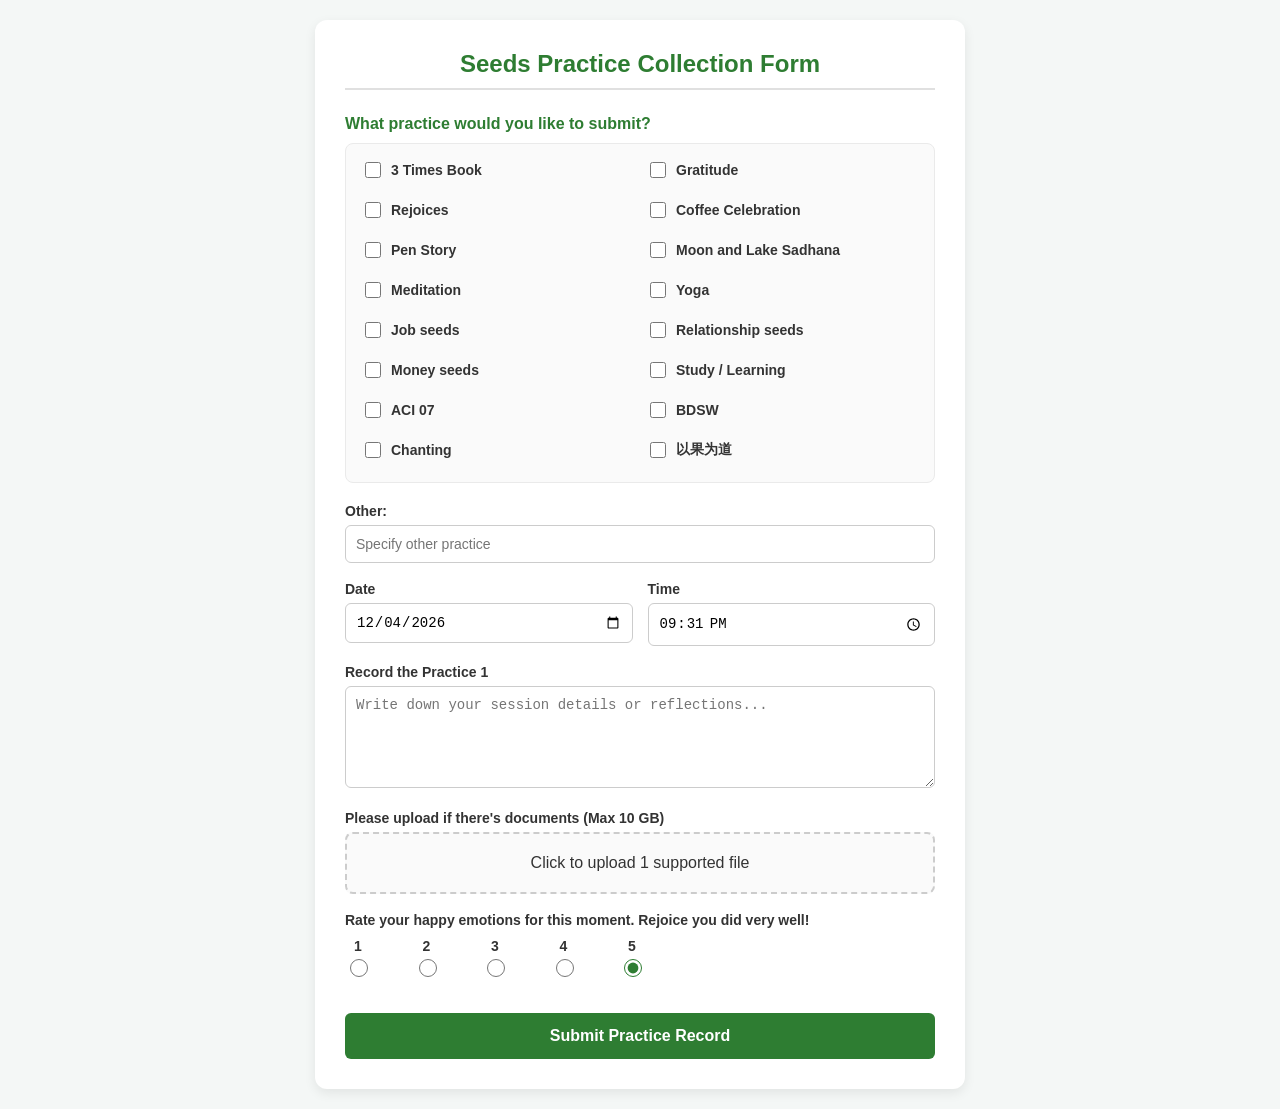
<file: index2.html>
<!DOCTYPE html>
<html lang="en">
<head>
    <meta charset="UTF-8">
    <meta name="viewport" content="width=device-width, initial-scale=1.0">
    <title>Seeds Practice Collection Form</title>
    <!-- Linking the external stylesheet -->
    <link rel="stylesheet" href="style.css">
</head>
<body>

<div class="form-container">
    <h2>Seeds Practice Collection Form</h2>
    
    <form action="#" method="POST" enctype="multipart/form-data">
        
        <div class="section-title">What practice would you like to submit?</div>
        <div class="grid-options">
            <label class="checkbox-label"><input type="checkbox" name="practice" value="3 Times Book">3 Times Book</label>
            <label class="checkbox-label"><input type="checkbox" name="practice" value="Gratitude">Gratitude</label>
            <label class="checkbox-label"><input type="checkbox" name="practice" value="Rejoices">Rejoices</label>
            <label class="checkbox-label"><input type="checkbox" name="practice" value="Coffee Celebration">Coffee Celebration</label>
            <label class="checkbox-label"><input type="checkbox" name="practice" value="Pen Story">Pen Story</label>
            <label class="checkbox-label"><input type="checkbox" name="practice" value="Moon and Lake Sadhana">Moon and Lake Sadhana</label>
            <label class="checkbox-label"><input type="checkbox" name="practice" value="Meditation">Meditation</label>
            <label class="checkbox-label"><input type="checkbox" name="practice" value="Yoga">Yoga</label>
            <label class="checkbox-label"><input type="checkbox" name="practice" value="Job seeds">Job seeds</label>
            <label class="checkbox-label"><input type="checkbox" name="practice" value="Relationship seeds">Relationship seeds</label>
            <label class="checkbox-label"><input type="checkbox" name="practice" value="Money seeds">Money seeds</label>
            <label class="checkbox-label"><input type="checkbox" name="practice" value="Study / Learning">Study / Learning</label>
            <label class="checkbox-label"><input type="checkbox" name="practice" value="ACI 07">ACI 07</label>
            <label class="checkbox-label"><input type="checkbox" name="practice" value="BDSW">BDSW</label>
            <label class="checkbox-label"><input type="checkbox" name="practice" value="Chanting">Chanting</label>
            <label class="checkbox-label"><input type="checkbox" name="practice" value="以果为道">以果为道</label>
        </div>

        <div class="form-group">
            <label for="other-practice">Other:</label>
            <input type="text" id="other-practice" name="other_practice" placeholder="Specify other practice">
        </div>

        <div class="form-group-row">
            <div class="form-group">
                <label for="date">Date</label>
                <input type="date" id="date" name="date" required>
            </div>
            <div class="form-group">
                <label for="time">Time</label>
                <input type="time" id="time" name="time" required>
            </div>
        </div>

        <div class="form-group">
            <label for="record">Record the Practice 1</label>
            <textarea id="record" name="record_practice_1" rows="5" required placeholder="Write down your session details or reflections..."></textarea>
        </div>

        <div class="form-group">
            <label>Please upload if there's documents (Max 10 GB)</label>
            <div class="file-upload-box" onclick="document.getElementById('file-upload').click()">
                <span id="file-label">Click to upload 1 supported file</span>
                <input type="file" id="file-upload" name="document_upload" style="display:none;" onchange="updateFileName(this)">
            </div>
        </div>

        <div class="form-group">
            <label>Rate your happy emotions for this moment. Rejoice you did very well!</label>
            <div class="rating-container">
                <label class="rating-option">1<input type="radio" name="happiness_rating" value="1" required></label>
                <label class="rating-option">2<input type="radio" name="happiness_rating" value="2"></label>
                <label class="rating-option">3<input type="radio" name="happiness_rating" value="3"></label>
                <label class="rating-option">4<input type="radio" name="happiness_rating" value="4"></label>
                <label class="rating-option">5<input type="radio" name="happiness_rating" value="5" checked></label>
            </div>
        </div>

        <button type="submit">Submit Practice Record</button>
    </form>
</div>

<script>
    // Automatically pre-fill today's current local date and time on load
    const now = new Date();
    const localDate = now.toLocaleDateString('sv-SE'); 
    const localTime = now.toTimeString().substring(0, 5); 

    document.getElementById('date').value = localDate;
    document.getElementById('time').value = localTime;

    // Update display box text when a file is selected
    function updateFileName(input) {
        const label = document.getElementById('file-label');
        if (input.files.length > 0) {
            label.textContent = "Selected: " + input.files[0].name;
            label.style.color = "#2e7d32";
            label.style.fontWeight = "bold";
        } else {
            label.textContent = "Click to upload 1 supported file";
            label.style.color = "inherit";
            label.style.fontWeight = "normal";
        }
    }
</script>

</body>
</html>
</file>
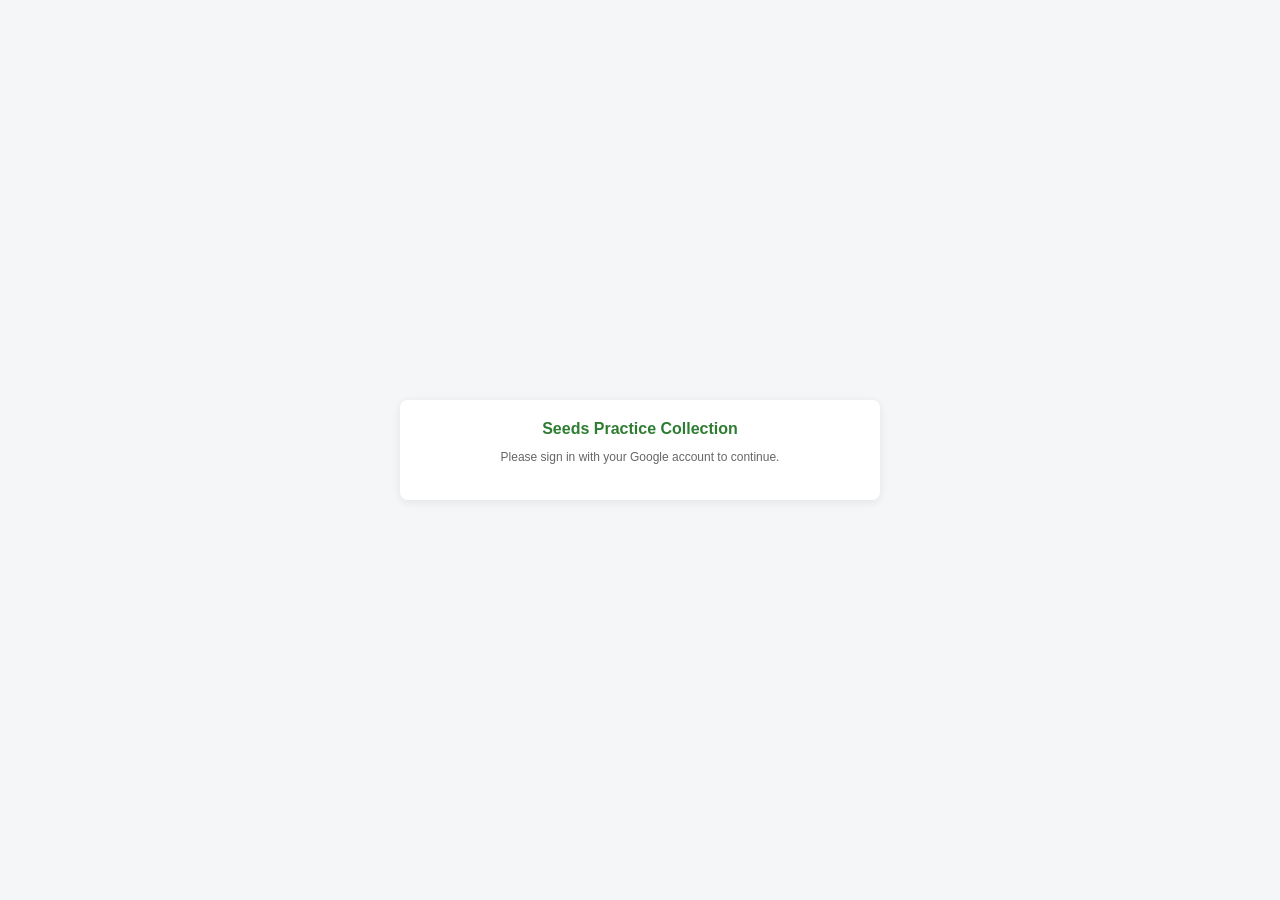
<file: work_4.html>
<!DOCTYPE html>
<html lang="en">
<head>
    <meta charset="UTF-8">
    <meta name="viewport" content="width=device-width, initial-scale=1.0">
    <title>Seeds Practice Collection</title>
    
    <!-- Google Identity Services SDK -->
    <script src="https://accounts.google.com/gsi/client" async defer></script>
    
    <style>
        * {
            box-sizing: border-box;
            margin: 0;
            padding: 0;
            font-family: -apple-system, BlinkMacSystemFont, "Segoe UI", Roboto, Helvetica, Arial, sans-serif;
        }

        body {
            background-color: #f4f6f8;
            color: #333;
            min-height: 100vh;
            display: flex;
            justify-content: center;
            align-items: center;
            padding: 16px;
        }

        #form-container, #auth-container {
            background: #ffffff;
            padding: 20px;
            border-radius: 8px;
            box-shadow: 0 2px 10px rgba(0,0,0,0.08);
            max-width: 480px;
            width: 100%;
            text-align: center;
        }

        .hidden {
            display: none !important;
        }

        h2.form-title {
            font-size: 16px;
            margin-bottom: 12px;
            color: #2e7d32;
            font-weight: 700;
        }

        .user-info {
            font-size: 12px;
            color: #666;
            margin-bottom: 12px;
            display: flex;
            justify-content: space-between;
            align-items: center;
            background: #f8f9fa;
            padding: 6px 10px;
            border-radius: 4px;
        }

        .logout-btn {
            background: none;
            border: none;
            color: #d32f2f;
            cursor: pointer;
            font-size: 11px;
            font-weight: 600;
        }

        .section-title {
            font-size: 12px;
            font-weight: 600;
            margin-bottom: 6px;
            color: #2e7d32;
            text-align: left;
        }

        .grid-options {
            display: flex;
            flex-direction: column;
            gap: 4px;
            margin-bottom: 10px;
        }

        .checkbox-label {
            display: flex;
            align-items: center;
            gap: 6px;
            font-size: 11px;
            cursor: pointer;
            background: #f8f9fa;
            padding: 5px 8px;
            border-radius: 3px;
            border: 1px solid #e9ecef;
            text-align: left;
        }

        .form-group {
            margin-bottom: 8px;
            text-align: left;
        }

        .form-group label {
            display: block;
            font-size: 11px;
            font-weight: 600;
            margin-bottom: 3px;
            color: #495057;
        }

        .form-group input[type="text"],
        .form-group input[type="date"],
        .form-group input[type="time"],
        .form-group textarea {
            width: 100%;
            padding: 6px 8px;
            border: 1px solid #ced4da;
            border-radius: 4px;
            font-size: 12px;
        }

        .form-group input:focus,
        .form-group textarea:focus {
            outline: none;
            border-color: #2e7d32;
        }

        .form-group-row {
            display: flex;
            gap: 8px;
        }

        .form-group-row .form-group {
            flex: 1;
        }

        .file-upload-box {
            border: 1px dashed #2e7d32;
            padding: 8px;
            text-align: center;
            border-radius: 4px;
            cursor: pointer;
            background-color: #f4fdf4;
            font-size: 11px;
        }

        .rating-container {
            display: flex;
            gap: 12px;
            background: #f8f9fa;
            padding: 6px;
            border-radius: 4px;
            justify-content: space-around;
        }

        .rating-option {
            display: flex;
            flex-direction: column;
            align-items: center;
            gap: 2px;
            font-size: 11px;
            font-weight: 600;
            cursor: pointer;
        }

        button[type="submit"] {
            width: 100%;
            background-color: #2e7d32;
            color: white;
            border: none;
            padding: 9px;
            border-radius: 4px;
            font-size: 13px;
            font-weight: 600;
            cursor: pointer;
            margin-top: 6px;
            transition: background 0.2s;
        }

        button[type="submit"]:hover {
            background-color: #236127;
        }

        #google-signin-btn {
            display: flex;
            justify-content: center;
            margin-top: 12px;
        }
    </style>
</head>
<body>

    <!-- Auth / Login View -->
    <div id="auth-container">
        <h2 class="form-title">Seeds Practice Collection</h2>
        <p style="font-size: 12px; color: #666; margin-bottom: 16px;">Please sign in with your Google account to continue.</p>
        
        <!-- Google Sign-In Button Target -->
        <div id="google-signin-btn"></div>
    </div>

    <!-- Main Form View (Hidden until logged in) -->
    <div id="form-container" class="hidden">
        <div class="user-info">
            <span id="user-email-display">Loading user...</span>
            <button class="logout-btn" onclick="logout()">Sign Out</button>
        </div>
        
        <h2 class="form-title">Seeds Practice Collection Form</h2>
        
        <form id="practiceForm">
            <div class="section-title">What practice would you like to submit?</div>
            <div class="grid-options">
                <label class="checkbox-label"><input type="checkbox" name="practice" value="3 Times Book">3 Times Book</label>
                <label class="checkbox-label"><input type="checkbox" name="practice" value="Gratitude">Gratitude</label>
                <label class="checkbox-label"><input type="checkbox" name="practice" value="Rejoices">Rejoices</label>
                <label class="checkbox-label"><input type="checkbox" name="practice" value="Coffee Celebration">Coffee Celebration</label>
                <label class="checkbox-label"><input type="checkbox" name="practice" value="Pen Story">Pen Story</label>
                <label class="checkbox-label"><input type="checkbox" name="practice" value="Moon and Lake Sadhana">Moon and Lake Sadhana</label>
                <label class="checkbox-label"><input type="checkbox" name="practice" value="Meditation">Meditation</label>
                <label class="checkbox-label"><input type="checkbox" name="practice" value="Yoga">Yoga</label>
                <label class="checkbox-label"><input type="checkbox" name="practice" value="Job seeds">Job seeds</label>
                <label class="checkbox-label"><input type="checkbox" name="practice" value="Relationship seeds">Relationship seeds</label>
                <label class="checkbox-label"><input type="checkbox" name="practice" value="Money seeds">Money seeds</label>
                <label class="checkbox-label"><input type="checkbox" name="practice" value="Study / Learning">Study / Learning</label>
                <label class="checkbox-label"><input type="checkbox" name="practice" value="ACI 07">ACI 07</label>
                <label class="checkbox-label"><input type="checkbox" name="practice" value="BDSW">BDSW</label>
                <label class="checkbox-label"><input type="checkbox" name="practice" value="Chanting">Chanting</label>
                <label class="checkbox-label"><input type="checkbox" name="practice" value="以果为道">以果为道</label>
            </div>

            <div class="form-group">
                <label for="other-practice">Other Practice:</label>
                <input type="text" id="other-practice" name="other_practice" placeholder="Specify other practice">
            </div>

            <div class="form-group-row">
                <div class="form-group">
                    <label for="date">Date</label>
                    <input type="date" id="date" name="date" required>
                </div>
                <div class="form-group">
                    <label for="time">Time</label>
                    <input type="time" id="time" name="time" required>
                </div>
            </div>

            <div class="form-group">
                <label for="record">Record the Practice</label>
                <textarea id="record" name="record_practice_1" rows="3" required placeholder="Write down your session details or reflections..."></textarea>
            </div>

            <div class="form-group">
                <label>Upload Document (Optional, Max 50 MB)</label>
                <div class="file-upload-box" onclick="document.getElementById('file-upload').click()">
                    <span id="file-label">Click to select document or image</span>
                    <input type="file" id="file-upload" name="document_upload" accept=".docx,.doc,image/*,.pdf,.txt" style="display:none;" onchange="updateFileName(this)">
                </div>
            </div>

            <div class="form-group">
                <label>Rate your happy emotions for this moment:</label>
                <div class="rating-container">
                    <label class="rating-option">1<input type="radio" name="happiness_rating" value="1" required></label>
                    <label class="rating-option">2<input type="radio" name="happiness_rating" value="2"></label>
                    <label class="rating-option">3<input type="radio" name="happiness_rating" value="3"></label>
                    <label class="rating-option">4<input type="radio" name="happiness_rating" value="4"></label>
                    <label class="rating-option">5<input type="radio" name="happiness_rating" value="5" checked></label>
                </div>
            </div>

            <button type="submit" id="submitBtn">Submit Practice Record</button>
        </form>
    </div>

    <script>
        const GOOGLE_APPS_SCRIPT_URL = "https://script.google.com/macros/s/AKfycbydnhSIpLo1wLEe66mbTTaQDtKfTUexIj-A6OMSjSbInef70uw2rpy0msRHCf76Tc3SqQ/exec";
        const GOOGLE_CLIENT_ID = "700133534894-nr0264802331kkckupgmc4mrd9tdrvp3.apps.googleusercontent.com";

        window.onload = function() {
            google.accounts.id.initialize({
                client_id: GOOGLE_CLIENT_ID,
                callback: handleCredentialResponse
            });

            google.accounts.id.renderButton(
                document.getElementById("google-signin-btn"),
                { theme: "outline", size: "large", width: 250 }
            );

            const savedEmail = sessionStorage.getItem("userEmail");
            if (savedEmail) {
                showApp(savedEmail);
            }
        };

        function handleCredentialResponse(response) {
            const responsePayload = parseJwt(response.credential);
            const userEmail = responsePayload.email;
            
            sessionStorage.setItem("userEmail", userEmail);
            showApp(userEmail);
        }

        function parseJwt(token) {
            var base64Url = token.split('.')[1];
            var base64 = base64Url.replace(/-/g, '+').replace(/_/g, '/');
            var jsonPayload = decodeURIComponent(window.atob(base64).split('').map(function(c) {
                return '%' + ('0' + c.charCodeAt(0).toString(16)).slice(-2);
            }).join(''));
            return JSON.parse(jsonPayload);
        }

        function showApp(email) {
            window.userEmail = email;
            document.getElementById('user-email-display').textContent = email;
            document.getElementById('form-container').classList.remove('hidden');
            document.getElementById('auth-container').classList.add('hidden');
            setNowDateTime();
        }

        function logout() {
            sessionStorage.removeItem("userEmail");
            window.userEmail = "";
            document.getElementById('form-container').classList.add('hidden');
            document.getElementById('auth-container').classList.remove('hidden');
        }

        function setNowDateTime() {
            const now = new Date();
            document.getElementById('date').value = now.toLocaleDateString('sv-SE');
            document.getElementById('time').value = now.toTimeString().substring(0, 5);
        }

        function updateFileName(input) {
            const label = document.getElementById('file-label');
            if (input.files.length > 0) {
                label.textContent = "Selected: " + input.files[0].name;
                label.style.color = "#2e7d32";
                label.style.fontWeight = "bold";
            } else {
                label.textContent = "Click to select document or image";
                label.style.color = "inherit";
                label.style.fontWeight = "normal";
            }
        }

        document.getElementById('practiceForm').addEventListener('submit', function(e) {
            e.preventDefault();

            const submitBtn = document.getElementById('submitBtn');
            submitBtn.textContent = "Submitting...";
            submitBtn.disabled = true;

            const fileInput = document.getElementById('file-upload');
            const file = fileInput.files[0];

            if (file) {
                const reader = new FileReader();
                reader.onload = function(evt) {
                    const base64Data = evt.target.result.split(',')[1];
                    sendData({
                        fileName: file.name,
                        mimeType: file.type || 'application/octet-stream',
                        fileData: base64Data
                    });
                };
                reader.readAsDataURL(file);
            } else {
                sendData(null);
            }

            function sendData(fileObject) {
                const selectedPractices = Array.from(document.querySelectorAll('input[name="practice"]:checked'))
                                               .map(cb => cb.value)
                                               .join(', ');

                const formData = {
                    userEmail: window.userEmail || "",
                    practices: selectedPractices,
                    otherPractice: document.getElementById('other-practice').value,
                    date: document.getElementById('date').value,
                    time: document.getElementById('time').value,
                    record: document.getElementById('record').value,
                    rating: document.querySelector('input[name="happiness_rating"]:checked')?.value || '5',
                    file: fileObject
                };

                fetch(GOOGLE_APPS_SCRIPT_URL, {
                    method: "POST",
                    mode: "no-cors",
                    headers: { "Content-Type": "text/plain" },
                    body: JSON.stringify(formData)
                })
                .then(() => {
                    alert("Practice record submitted successfully!");
                    document.getElementById('practiceForm').reset();
                    updateFileName(fileInput);
                    setNowDateTime();
                    submitBtn.textContent = "Submit Practice Record";
                    submitBtn.disabled = false;
                })
                .catch(error => {
                    console.error("Error!", error);
                    alert("Submission failed. Please try again.");
                    submitBtn.textContent = "Submit Practice Record";
                    submitBtn.disabled = false;
                });
            }
        });
    </script>
</body>
</html>
</file>
<file: style.css>
:root {
    --primary-color: #2e7d32;
    --primary-hover: #1b5e20;
    --bg-color: #f4f7f6;
    --card-bg: #ffffff;
    --text-color: #333333;
    --border-color: #cccccc;
}

body {
    font-family: -apple-system, BlinkMacSystemFont, "Segoe UI", Roboto, Helvetica, Arial, sans-serif;
    background-color: var(--bg-color);
    color: var(--text-color);
    margin: 0;
    padding: 20px;
    display: flex;
    justify-content: center;
}

.form-container {
    width: 100%;
    max-width: 650px;
    background: var(--card-bg);
    padding: 30px;
    border-radius: 12px;
    box-shadow: 0 4px 12px rgba(0, 0, 0, 0.08);
    box-sizing: border-box;
}

h2 {
    color: var(--primary-color);
    text-align: center;
    margin-top: 0;
    margin-bottom: 25px;
    font-size: 24px;
    border-bottom: 2px solid #e0e0e0;
    padding-bottom: 10px;
}

.section-title {
    font-size: 16px;
    font-weight: bold;
    color: var(--primary-color);
    margin: 20px 0 10px 0;
}

.grid-options {
    display: grid;
    grid-template-columns: repeat(auto-fill, minmax(200px, 1fr));
    gap: 12px;
    background: #fafafa;
    padding: 15px;
    border-radius: 8px;
    border: 1px solid #eaeaea;
    margin-bottom: 20px;
}

.checkbox-label {
    display: flex;
    align-items: center;
    cursor: pointer;
    font-size: 14px;
    user-select: none;
}

.checkbox-label input {
    margin-right: 10px;
    width: 16px;
    height: 16px;
    accent-color: var(--primary-color);
}

.form-group {
    margin-bottom: 18px;
}

.form-group-row {
    display: flex;
    gap: 15px;
}

.form-group-row .form-group {
    flex: 1;
}

label {
    display: block;
    margin-bottom: 6px;
    font-weight: 600;
    font-size: 14px;
}

input[type="text"], input[type="date"], input[type="time"], textarea {
    width: 100%;
    padding: 10px;
    border: 1px solid var(--border-color);
    border-radius: 6px;
    box-sizing: border-box;
    font-size: 14px;
    transition: border-color 0.2s;
}

input:focus, textarea:focus {
    outline: none;
    border-color: var(--primary-color);
}

.file-upload-box {
    border: 2px dashed var(--border-color);
    padding: 20px;
    text-align: center;
    border-radius: 8px;
    background: #fafafa;
    cursor: pointer;
}

.file-upload-box:hover {
    border-color: var(--primary-color);
}

.rating-container {
    display: flex;
    justify-content: space-between;
    max-width: 300px;
    margin: 10px 0 20px 0;
}

.rating-option {
    display: flex;
    flex-direction: column;
    align-items: center;
    cursor: pointer;
}

.rating-option input {
    accent-color: var(--primary-color);
    margin-top: 5px;
    width: 18px;
    height: 18px;
}

button[type="submit"] {
    background-color: var(--primary-color);
    color: white;
    border: none;
    padding: 14px 20px;
    font-size: 16px;
    font-weight: bold;
    border-radius: 6px;
    cursor: pointer;
    width: 100%;
    transition: background-color 0.2s;
    margin-top: 10px;
}

button[type="submit"]:hover {
    background-color: var(--primary-hover);
}
</file>
